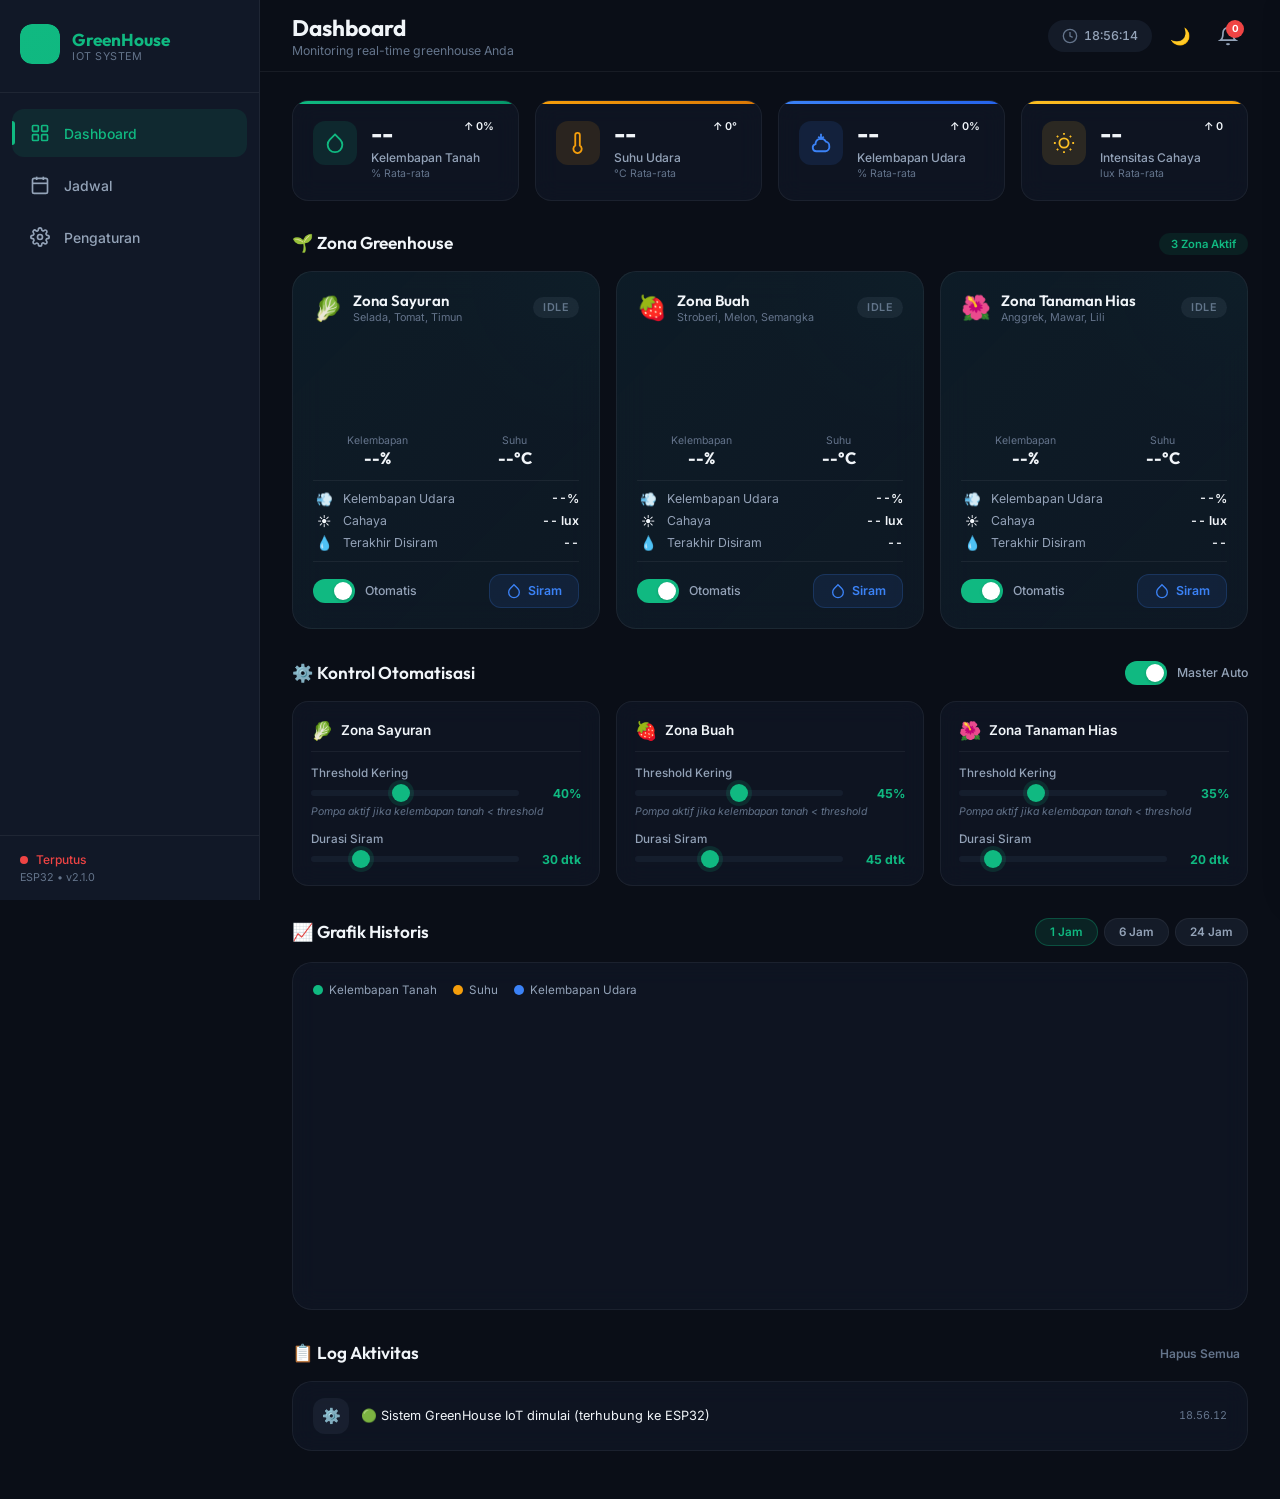
<file: index.html>
<!DOCTYPE html>
<html lang="id" data-theme="dark">
<head>
    <meta charset="UTF-8">
    <meta name="viewport" content="width=device-width, initial-scale=1.0">
    <title>GreenHouse IoT — Sistem Otomatisasi Penyiraman</title>
    <meta name="description" content="Sistem informasi greenhouse berbasis IoT untuk monitoring dan otomatisasi penyiraman tanaman secara real-time.">
    <meta name="keywords" content="greenhouse, IoT, otomatisasi, penyiraman, smart farming">
    <link rel="icon" href="data:image/svg+xml,<svg xmlns='http://www.w3.org/2000/svg' viewBox='0 0 100 100'><text y='.9em' font-size='90'>🌿</text></svg>">
    <link href="https://fonts.googleapis.com/css2?family=Inter:wght@300;400;500;600;700&family=Outfit:wght@500;600;700;800&display=swap" rel="stylesheet">
    <link rel="stylesheet" href="style.css">
</head>
<body>
    <!-- ===== SIDEBAR ===== -->
    <aside class="sidebar" id="sidebar">
        <div class="sidebar-brand">
            <div class="brand-icon">
                <svg viewBox="0 0 40 40" fill="none" xmlns="http://www.w3.org/2000/svg">
                    <rect width="40" height="40" rx="12" fill="url(#brandGrad)"/>
                    <text x="50%" y="55%" text-anchor="middle" dominant-baseline="central" font-size="20">🌿</text>
                    <defs><linearGradient id="brandGrad" x1="0" y1="0" x2="40" y2="40"><stop stop-color="#10B981"/><stop offset="1" stop-color="#059669"/></linearGradient></defs>
                </svg>
            </div>
            <div class="brand-text">
                <span class="brand-name">GreenHouse</span>
                <span class="brand-sub">IoT System</span>
            </div>
        </div>

        <nav class="sidebar-nav">
            <a href="#" class="nav-link active" data-section="dashboard" id="nav-dashboard">
                <span class="nav-icon"><svg width="20" height="20" viewBox="0 0 24 24" fill="none" stroke="currentColor" stroke-width="2"><rect x="3" y="3" width="7" height="7" rx="1"/><rect x="14" y="3" width="7" height="7" rx="1"/><rect x="3" y="14" width="7" height="7" rx="1"/><rect x="14" y="14" width="7" height="7" rx="1"/></svg></span>
                <span class="nav-text">Dashboard</span>
            </a>
            <a href="#" class="nav-link" data-section="schedule" id="nav-schedule">
                <span class="nav-icon"><svg width="20" height="20" viewBox="0 0 24 24" fill="none" stroke="currentColor" stroke-width="2"><rect x="3" y="4" width="18" height="18" rx="2"/><line x1="16" y1="2" x2="16" y2="6"/><line x1="8" y1="2" x2="8" y2="6"/><line x1="3" y1="10" x2="21" y2="10"/></svg></span>
                <span class="nav-text">Jadwal</span>
            </a>
            <a href="#" class="nav-link" data-section="settings" id="nav-settings">
                <span class="nav-icon"><svg width="20" height="20" viewBox="0 0 24 24" fill="none" stroke="currentColor" stroke-width="2"><circle cx="12" cy="12" r="3"/><path d="M19.4 15a1.65 1.65 0 0 0 .33 1.82l.06.06a2 2 0 1 1-2.83 2.83l-.06-.06a1.65 1.65 0 0 0-1.82-.33 1.65 1.65 0 0 0-1 1.51V21a2 2 0 0 1-4 0v-.09A1.65 1.65 0 0 0 9 19.4a1.65 1.65 0 0 0-1.82.33l-.06.06a2 2 0 1 1-2.83-2.83l.06-.06A1.65 1.65 0 0 0 4.68 15a1.65 1.65 0 0 0-1.51-1H3a2 2 0 0 1 0-4h.09A1.65 1.65 0 0 0 4.6 9a1.65 1.65 0 0 0-.33-1.82l-.06-.06a2 2 0 1 1 2.83-2.83l.06.06A1.65 1.65 0 0 0 9 4.68a1.65 1.65 0 0 0 1-1.51V3a2 2 0 0 1 4 0v.09a1.65 1.65 0 0 0 1 1.51 1.65 1.65 0 0 0 1.82-.33l.06-.06a2 2 0 1 1 2.83 2.83l-.06.06A1.65 1.65 0 0 0 19.4 9a1.65 1.65 0 0 0 1.51 1H21a2 2 0 0 1 0 4h-.09a1.65 1.65 0 0 0-1.51 1z"/></svg></span>
                <span class="nav-text">Pengaturan</span>
            </a>
        </nav>

        <div class="sidebar-footer">
            <div class="connection-status">
                <span class="status-dot" id="connectionDot"></span>
                <span class="status-text" id="connectionText">Terhubung</span>
            </div>
            <div class="device-info">ESP32 • v2.1.0</div>
        </div>
    </aside>

    <!-- ===== OVERLAY (Mobile) ===== -->
    <div class="sidebar-overlay" id="sidebarOverlay"></div>

    <!-- ===== MAIN CONTENT ===== -->
    <main class="main-content" id="mainContent">
        <!-- Header -->
        <header class="main-header">
            <div class="header-left">
                <button class="menu-toggle" id="menuToggle" aria-label="Toggle menu">
                    <svg width="24" height="24" viewBox="0 0 24 24" fill="none" stroke="currentColor" stroke-width="2"><line x1="3" y1="6" x2="21" y2="6"/><line x1="3" y1="12" x2="21" y2="12"/><line x1="3" y1="18" x2="21" y2="18"/></svg>
                </button>
                <div class="header-info">
                    <h1 class="header-title" id="pageTitle">Dashboard</h1>
                    <p class="header-subtitle" id="pageSubtitle">Monitoring real-time greenhouse Anda</p>
                </div>
            </div>
            <div class="header-right">
                <div class="header-time" id="headerTime">
                    <svg width="16" height="16" viewBox="0 0 24 24" fill="none" stroke="currentColor" stroke-width="2"><circle cx="12" cy="12" r="10"/><polyline points="12 6 12 12 16 14"/></svg>
                    <span id="clockText">00:00</span>
                </div>
                <button class="icon-btn" id="themeToggle" title="Ganti Tema" aria-label="Toggle theme">
                    <span id="themeIcon">🌙</span>
                </button>
                <button class="icon-btn notif-btn" id="notifBtn" title="Notifikasi" aria-label="Notifications">
                    <svg width="20" height="20" viewBox="0 0 24 24" fill="none" stroke="currentColor" stroke-width="2"><path d="M18 8A6 6 0 0 0 6 8c0 7-3 9-3 9h18s-3-2-3-9"/><path d="M13.73 21a2 2 0 0 1-3.46 0"/></svg>
                    <span class="notif-badge" id="notifBadge">0</span>
                </button>
            </div>
        </header>

        <!-- ===== DASHBOARD SECTION ===== -->
        <section class="content-section active" id="section-dashboard">
            <!-- Stats Overview -->
            <div class="stats-grid" id="statsGrid">
                <div class="stat-card" data-type="moisture">
                    <div class="stat-icon moisture-icon">
                        <svg width="24" height="24" viewBox="0 0 24 24" fill="none" stroke="currentColor" stroke-width="2"><path d="M12 2.69l5.66 5.66a8 8 0 1 1-11.31 0z"/></svg>
                    </div>
                    <div class="stat-info">
                        <span class="stat-value" id="avgMoisture">--</span>
                        <span class="stat-label">Kelembapan Tanah</span>
                        <span class="stat-unit">% Rata-rata</span>
                    </div>
                    <div class="stat-trend" id="moistureTrend">
                        <span class="trend-arrow">↑</span> <span class="trend-value">0%</span>
                    </div>
                </div>
                <div class="stat-card" data-type="temperature">
                    <div class="stat-icon temp-icon">
                        <svg width="24" height="24" viewBox="0 0 24 24" fill="none" stroke="currentColor" stroke-width="2"><path d="M14 14.76V3.5a2.5 2.5 0 0 0-5 0v11.26a4.5 4.5 0 1 0 5 0z"/></svg>
                    </div>
                    <div class="stat-info">
                        <span class="stat-value" id="avgTemp">--</span>
                        <span class="stat-label">Suhu Udara</span>
                        <span class="stat-unit">°C Rata-rata</span>
                    </div>
                    <div class="stat-trend" id="tempTrend">
                        <span class="trend-arrow">↑</span> <span class="trend-value">0°</span>
                    </div>
                </div>
                <div class="stat-card" data-type="humidity">
                    <div class="stat-icon humid-icon">
                        <svg width="24" height="24" viewBox="0 0 24 24" fill="none" stroke="currentColor" stroke-width="2"><path d="M12 2v6m0 0l3-3m-3 3L9 5"/><path d="M17 21H7a4 4 0 0 1-1-7.87 6 6 0 0 1 11.33-2.65A4.5 4.5 0 0 1 21 15.5 4.5 4.5 0 0 1 17 21z"/></svg>
                    </div>
                    <div class="stat-info">
                        <span class="stat-value" id="avgHumidity">--</span>
                        <span class="stat-label">Kelembapan Udara</span>
                        <span class="stat-unit">% Rata-rata</span>
                    </div>
                    <div class="stat-trend" id="humidityTrend">
                        <span class="trend-arrow">↑</span> <span class="trend-value">0%</span>
                    </div>
                </div>
                <div class="stat-card" data-type="light">
                    <div class="stat-icon light-icon">
                        <svg width="24" height="24" viewBox="0 0 24 24" fill="none" stroke="currentColor" stroke-width="2"><circle cx="12" cy="12" r="5"/><line x1="12" y1="1" x2="12" y2="3"/><line x1="12" y1="21" x2="12" y2="23"/><line x1="4.22" y1="4.22" x2="5.64" y2="5.64"/><line x1="18.36" y1="18.36" x2="19.78" y2="19.78"/><line x1="1" y1="12" x2="3" y2="12"/><line x1="21" y1="12" x2="23" y2="12"/><line x1="4.22" y1="19.78" x2="5.64" y2="18.36"/><line x1="18.36" y1="5.64" x2="19.78" y2="4.22"/></svg>
                    </div>
                    <div class="stat-info">
                        <span class="stat-value" id="avgLight">--</span>
                        <span class="stat-label">Intensitas Cahaya</span>
                        <span class="stat-unit">lux Rata-rata</span>
                    </div>
                    <div class="stat-trend" id="lightTrend">
                        <span class="trend-arrow">↑</span> <span class="trend-value">0</span>
                    </div>
                </div>
            </div>

            <!-- Zone Cards -->
            <div class="section-header">
                <h2 class="section-title">🌱 Zona Greenhouse</h2>
                <span class="section-badge" id="activeZonesBadge">3 Zona Aktif</span>
            </div>
            <div class="zones-grid" id="zonesGrid">
                <!-- Zone 1: Sayuran -->
                <div class="zone-card" data-zone="0" id="zoneCard0">
                    <div class="zone-header">
                        <div class="zone-title">
                            <span class="zone-emoji">🥬</span>
                            <div>
                                <h3 class="zone-name">Zona Sayuran</h3>
                                <span class="zone-desc">Selada, Tomat, Timun</span>
                            </div>
                        </div>
                        <span class="zone-status idle" id="zoneStatus0">Idle</span>
                    </div>
                    <div class="zone-gauges">
                        <div class="gauge-wrapper">
                            <canvas class="gauge-canvas" id="gauge-moisture-0" width="140" height="100"></canvas>
                            <div class="gauge-label">Kelembapan</div>
                            <div class="gauge-value" id="gaugeVal-moisture-0">--%</div>
                        </div>
                        <div class="gauge-wrapper">
                            <canvas class="gauge-canvas" id="gauge-temp-0" width="140" height="100"></canvas>
                            <div class="gauge-label">Suhu</div>
                            <div class="gauge-value" id="gaugeVal-temp-0">--°C</div>
                        </div>
                    </div>
                    <div class="zone-readings">
                        <div class="reading-item">
                            <span class="reading-icon">💨</span>
                            <span class="reading-label">Kelembapan Udara</span>
                            <span class="reading-value" id="reading-humidity-0">--%</span>
                        </div>
                        <div class="reading-item">
                            <span class="reading-icon">☀️</span>
                            <span class="reading-label">Cahaya</span>
                            <span class="reading-value" id="reading-light-0">-- lux</span>
                        </div>
                        <div class="reading-item">
                            <span class="reading-icon">💧</span>
                            <span class="reading-label">Terakhir Disiram</span>
                            <span class="reading-value" id="reading-lastWater-0">--</span>
                        </div>
                    </div>
                    <div class="zone-controls">
                        <label class="toggle-switch" title="Mode Otomatis">
                            <input type="checkbox" class="auto-toggle" id="autoToggle0" data-zone="0" checked>
                            <span class="toggle-slider"></span>
                            <span class="toggle-label">Otomatis</span>
                        </label>
                        <button class="pump-btn" id="pumpBtn0" data-zone="0" title="Siram Manual">
                            <svg width="18" height="18" viewBox="0 0 24 24" fill="none" stroke="currentColor" stroke-width="2"><path d="M12 2.69l5.66 5.66a8 8 0 1 1-11.31 0z"/></svg>
                            <span>Siram</span>
                        </button>
                    </div>
                </div>

                <!-- Zone 2: Buah -->
                <div class="zone-card" data-zone="1" id="zoneCard1">
                    <div class="zone-header">
                        <div class="zone-title">
                            <span class="zone-emoji">🍓</span>
                            <div>
                                <h3 class="zone-name">Zona Buah</h3>
                                <span class="zone-desc">Stroberi, Melon, Semangka</span>
                            </div>
                        </div>
                        <span class="zone-status idle" id="zoneStatus1">Idle</span>
                    </div>
                    <div class="zone-gauges">
                        <div class="gauge-wrapper">
                            <canvas class="gauge-canvas" id="gauge-moisture-1" width="140" height="100"></canvas>
                            <div class="gauge-label">Kelembapan</div>
                            <div class="gauge-value" id="gaugeVal-moisture-1">--%</div>
                        </div>
                        <div class="gauge-wrapper">
                            <canvas class="gauge-canvas" id="gauge-temp-1" width="140" height="100"></canvas>
                            <div class="gauge-label">Suhu</div>
                            <div class="gauge-value" id="gaugeVal-temp-1">--°C</div>
                        </div>
                    </div>
                    <div class="zone-readings">
                        <div class="reading-item">
                            <span class="reading-icon">💨</span>
                            <span class="reading-label">Kelembapan Udara</span>
                            <span class="reading-value" id="reading-humidity-1">--%</span>
                        </div>
                        <div class="reading-item">
                            <span class="reading-icon">☀️</span>
                            <span class="reading-label">Cahaya</span>
                            <span class="reading-value" id="reading-light-1">-- lux</span>
                        </div>
                        <div class="reading-item">
                            <span class="reading-icon">💧</span>
                            <span class="reading-label">Terakhir Disiram</span>
                            <span class="reading-value" id="reading-lastWater-0">--</span>
                        </div>
                    </div>
                    <div class="zone-controls">
                        <label class="toggle-switch" title="Mode Otomatis">
                            <input type="checkbox" class="auto-toggle" id="autoToggle1" data-zone="1" checked>
                            <span class="toggle-slider"></span>
                            <span class="toggle-label">Otomatis</span>
                        </label>
                        <button class="pump-btn" id="pumpBtn1" data-zone="1" title="Siram Manual">
                            <svg width="18" height="18" viewBox="0 0 24 24" fill="none" stroke="currentColor" stroke-width="2"><path d="M12 2.69l5.66 5.66a8 8 0 1 1-11.31 0z"/></svg>
                            <span>Siram</span>
                        </button>
                    </div>
                </div>

                <!-- Zone 3: Tanaman Hias -->
                <div class="zone-card" data-zone="2" id="zoneCard2">
                    <div class="zone-header">
                        <div class="zone-title">
                            <span class="zone-emoji">🌺</span>
                            <div>
                                <h3 class="zone-name">Zona Tanaman Hias</h3>
                                <span class="zone-desc">Anggrek, Mawar, Lili</span>
                            </div>
                        </div>
                        <span class="zone-status idle" id="zoneStatus2">Idle</span>
                    </div>
                    <div class="zone-gauges">
                        <div class="gauge-wrapper">
                            <canvas class="gauge-canvas" id="gauge-moisture-2" width="140" height="100"></canvas>
                            <div class="gauge-label">Kelembapan</div>
                            <div class="gauge-value" id="gaugeVal-moisture-2">--%</div>
                        </div>
                        <div class="gauge-wrapper">
                            <canvas class="gauge-canvas" id="gauge-temp-2" width="140" height="100"></canvas>
                            <div class="gauge-label">Suhu</div>
                            <div class="gauge-value" id="gaugeVal-temp-2">--°C</div>
                        </div>
                    </div>
                    <div class="zone-readings">
                        <div class="reading-item">
                            <span class="reading-icon">💨</span>
                            <span class="reading-label">Kelembapan Udara</span>
                            <span class="reading-value" id="reading-humidity-2">--%</span>
                        </div>
                        <div class="reading-item">
                            <span class="reading-icon">☀️</span>
                            <span class="reading-label">Cahaya</span>
                            <span class="reading-value" id="reading-light-2">-- lux</span>
                        </div>
                        <div class="reading-item">
                            <span class="reading-icon">💧</span>
                            <span class="reading-label">Terakhir Disiram</span>
                            <span class="reading-value" id="reading-lastWater-2">--</span>
                        </div>
                    </div>
                    <div class="zone-controls">
                        <label class="toggle-switch" title="Mode Otomatis">
                            <input type="checkbox" class="auto-toggle" id="autoToggle2" data-zone="2" checked>
                            <span class="toggle-slider"></span>
                            <span class="toggle-label">Otomatis</span>
                        </label>
                        <button class="pump-btn" id="pumpBtn2" data-zone="2" title="Siram Manual">
                            <svg width="18" height="18" viewBox="0 0 24 24" fill="none" stroke="currentColor" stroke-width="2"><path d="M12 2.69l5.66 5.66a8 8 0 1 1-11.31 0z"/></svg>
                            <span>Siram</span>
                        </button>
                    </div>
                </div>
            </div>

            <!-- Automation Panel -->
            <div class="section-header">
                <h2 class="section-title">⚙️ Kontrol Otomatisasi</h2>
                <div class="auto-master">
                    <label class="toggle-switch">
                        <input type="checkbox" id="masterAutoToggle" checked>
                        <span class="toggle-slider"></span>
                        <span class="toggle-label">Master Auto</span>
                    </label>
                </div>
            </div>
            <div class="automation-grid" id="automationGrid">
                <div class="auto-card" data-zone="0">
                    <div class="auto-card-header">
                        <span class="auto-card-emoji">🥬</span>
                        <span class="auto-card-name">Zona Sayuran</span>
                    </div>
                    <div class="auto-setting">
                        <label class="auto-label">Threshold Kering</label>
                        <div class="range-group">
                            <input type="range" class="threshold-range" id="threshold0" data-zone="0" min="10" max="80" value="40">
                            <span class="range-val" id="thresholdVal0">40%</span>
                        </div>
                        <p class="auto-hint">Pompa aktif jika kelembapan tanah &lt; threshold</p>
                    </div>
                    <div class="auto-setting">
                        <label class="auto-label">Durasi Siram</label>
                        <div class="range-group">
                            <input type="range" class="duration-range" id="duration0" data-zone="0" min="5" max="120" value="30" step="5">
                            <span class="range-val" id="durationVal0">30 dtk</span>
                        </div>
                    </div>
                </div>
                <div class="auto-card" data-zone="1">
                    <div class="auto-card-header">
                        <span class="auto-card-emoji">🍓</span>
                        <span class="auto-card-name">Zona Buah</span>
                    </div>
                    <div class="auto-setting">
                        <label class="auto-label">Threshold Kering</label>
                        <div class="range-group">
                            <input type="range" class="threshold-range" id="threshold1" data-zone="1" min="10" max="80" value="45">
                            <span class="range-val" id="thresholdVal1">45%</span>
                        </div>
                        <p class="auto-hint">Pompa aktif jika kelembapan tanah &lt; threshold</p>
                    </div>
                    <div class="auto-setting">
                        <label class="auto-label">Durasi Siram</label>
                        <div class="range-group">
                            <input type="range" class="duration-range" id="duration1" data-zone="1" min="5" max="120" value="45" step="5">
                            <span class="range-val" id="durationVal1">45 dtk</span>
                        </div>
                    </div>
                </div>
                <div class="auto-card" data-zone="2">
                    <div class="auto-card-header">
                        <span class="auto-card-emoji">🌺</span>
                        <span class="auto-card-name">Zona Tanaman Hias</span>
                    </div>
                    <div class="auto-setting">
                        <label class="auto-label">Threshold Kering</label>
                        <div class="range-group">
                            <input type="range" class="threshold-range" id="threshold2" data-zone="2" min="10" max="80" value="35">
                            <span class="range-val" id="thresholdVal2">35%</span>
                        </div>
                        <p class="auto-hint">Pompa aktif jika kelembapan tanah &lt; threshold</p>
                    </div>
                    <div class="auto-setting">
                        <label class="auto-label">Durasi Siram</label>
                        <div class="range-group">
                            <input type="range" class="duration-range" id="duration2" data-zone="2" min="5" max="120" value="20" step="5">
                            <span class="range-val" id="durationVal2">20 dtk</span>
                        </div>
                    </div>
                </div>
            </div>

            <!-- Historical Chart -->
            <div class="section-header">
                <h2 class="section-title">📈 Grafik Historis</h2>
                <div class="chart-controls">
                    <button class="chip-btn active" data-range="1h" id="chartRange1h">1 Jam</button>
                    <button class="chip-btn" data-range="6h" id="chartRange6h">6 Jam</button>
                    <button class="chip-btn" data-range="24h" id="chartRange24h">24 Jam</button>
                </div>
            </div>
            <div class="chart-card">
                <div class="chart-legend" id="chartLegend">
                    <span class="legend-item"><span class="legend-dot" style="background:#10B981"></span>Kelembapan Tanah</span>
                    <span class="legend-item"><span class="legend-dot" style="background:#F59E0B"></span>Suhu</span>
                    <span class="legend-item"><span class="legend-dot" style="background:#3B82F6"></span>Kelembapan Udara</span>
                </div>
                <canvas id="historyChart"></canvas>
            </div>

            <!-- Activity Log -->
            <div class="section-header">
                <h2 class="section-title">📋 Log Aktivitas</h2>
                <button class="text-btn" id="clearLogBtn">Hapus Semua</button>
            </div>
            <div class="activity-card" id="activityCard">
                <div class="activity-list" id="activityList">
                    <div class="activity-empty">
                        <span>📭</span>
                        <p>Belum ada aktivitas tercatat</p>
                    </div>
                </div>
            </div>
        </section>

        <!-- ===== SCHEDULE SECTION ===== -->
        <section class="content-section" id="section-schedule">
            <div class="section-header">
                <h2 class="section-title">➕ Tambah Jadwal Baru</h2>
            </div>
            <div class="schedule-form-card">
                <form id="scheduleForm">
                    <div class="form-row">
                        <div class="form-group">
                            <label class="form-label" for="schedZone">Zona</label>
                            <select class="form-select" id="schedZone">
                                <option value="0">🥬 Zona Sayuran</option>
                                <option value="1">🍓 Zona Buah</option>
                                <option value="2">🌺 Zona Tanaman Hias</option>
                            </select>
                        </div>
                        <div class="form-group">
                            <label class="form-label" for="schedTime">Waktu</label>
                            <input type="time" class="form-input" id="schedTime" value="06:00" required>
                        </div>
                        <div class="form-group">
                            <label class="form-label" for="schedDuration">Durasi (detik)</label>
                            <input type="number" class="form-input" id="schedDuration" min="5" max="300" value="30" required>
                        </div>
                    </div>
                    <div class="form-row">
                        <div class="form-group days-group">
                            <label class="form-label">Hari Aktif</label>
                            <div class="days-picker" id="daysPicker">
                                <button type="button" class="day-btn active" data-day="0">Sen</button>
                                <button type="button" class="day-btn active" data-day="1">Sel</button>
                                <button type="button" class="day-btn active" data-day="2">Rab</button>
                                <button type="button" class="day-btn active" data-day="3">Kam</button>
                                <button type="button" class="day-btn active" data-day="4">Jum</button>
                                <button type="button" class="day-btn active" data-day="5">Sab</button>
                                <button type="button" class="day-btn active" data-day="6">Min</button>
                            </div>
                        </div>
                    </div>
                    <button type="submit" class="primary-btn" id="addScheduleBtn">
                        <svg width="18" height="18" viewBox="0 0 24 24" fill="none" stroke="currentColor" stroke-width="2"><line x1="12" y1="5" x2="12" y2="19"/><line x1="5" y1="12" x2="19" y2="12"/></svg>
                        Tambah Jadwal
                    </button>
                </form>
            </div>

            <div class="section-header" style="margin-top:2rem">
                <h2 class="section-title">📅 Daftar Jadwal</h2>
                <span class="section-badge" id="scheduleCountBadge">0 Jadwal</span>
            </div>
            <div class="schedule-list" id="scheduleList">
                <div class="activity-empty">
                    <span>📅</span>
                    <p>Belum ada jadwal penyiraman</p>
                </div>
            </div>
        </section>

        <!-- ===== SETTINGS SECTION ===== -->
        <section class="content-section" id="section-settings">
            <div class="settings-grid">
                <div class="settings-card">
                    <h3 class="settings-card-title">
                        <svg width="20" height="20" viewBox="0 0 24 24" fill="none" stroke="currentColor" stroke-width="2"><path d="M5 12.55a11 11 0 0 1 14.08 0"/><path d="M1.42 9a16 16 0 0 1 21.16 0"/><path d="M8.53 16.11a6 6 0 0 1 6.95 0"/><line x1="12" y1="20" x2="12.01" y2="20"/></svg>
                        Koneksi WiFi
                    </h3>
                    <div class="form-group">
                        <label class="form-label">SSID</label>
                        <input type="text" class="form-input" id="settWifiSSID" value="GreenHouse_IoT" placeholder="Nama WiFi">
                    </div>
                    <div class="form-group">
                        <label class="form-label">Password</label>
                        <input type="password" class="form-input" id="settWifiPass" value="greenhouse123" placeholder="Password WiFi">
                    </div>
                    <div class="form-group">
                        <label class="form-label">IP Address ESP32</label>
                        <input type="text" class="form-input" id="settIP" value="192.168.1.100" placeholder="IP Address" editable>
                    </div>
                </div>

                <div class="settings-card">
                    <h3 class="settings-card-title">
                        <svg width="20" height="20" viewBox="0 0 24 24" fill="none" stroke="currentColor" stroke-width="2"><path d="M18 8A6 6 0 0 0 6 8c0 7-3 9-3 9h18s-3-2-3-9"/><path d="M13.73 21a2 2 0 0 1-3.46 0"/></svg>
                        Notifikasi & Alert
                    </h3>
                    <div class="form-group">
                        <label class="toggle-switch">
                            <input type="checkbox" id="settAlertDry" checked>
                            <span class="toggle-slider"></span>
                            <span class="toggle-label">Alert Tanah Kering</span>
                        </label>
                    </div>
                    <div class="form-group">
                        <label class="toggle-switch">
                            <input type="checkbox" id="settAlertTemp" checked>
                            <span class="toggle-slider"></span>
                            <span class="toggle-label">Alert Suhu Tinggi (&gt;38°C)</span>
                        </label>
                    </div>
                    <div class="form-group">
                        <label class="toggle-switch">
                            <input type="checkbox" id="settAlertPump" checked>
                            <span class="toggle-slider"></span>
                            <span class="toggle-label">Alert Pompa Aktif</span>
                        </label>
                    </div>
                    <div class="form-group">
                        <label class="toggle-switch">
                            <input type="checkbox" id="settSound" checked>
                            <span class="toggle-slider"></span>
                            <span class="toggle-label">Suara Notifikasi</span>
                        </label>
                    </div>
                </div>

                <div class="settings-card">
                    <h3 class="settings-card-title">
                        <svg width="20" height="20" viewBox="0 0 24 24" fill="none" stroke="currentColor" stroke-width="2"><circle cx="12" cy="12" r="3"/><path d="M19.4 15a1.65 1.65 0 0 0 .33 1.82l.06.06a2 2 0 1 1-2.83 2.83l-.06-.06a1.65 1.65 0 0 0-1.82-.33 1.65 1.65 0 0 0-1 1.51V21a2 2 0 0 1-4 0v-.09A1.65 1.65 0 0 0 9 19.4a1.65 1.65 0 0 0-1.82.33l-.06.06a2 2 0 1 1-2.83-2.83l.06-.06A1.65 1.65 0 0 0 4.68 15a1.65 1.65 0 0 0-1.51-1H3a2 2 0 0 1 0-4h.09A1.65 1.65 0 0 0 4.6 9a1.65 1.65 0 0 0-.33-1.82l-.06-.06a2 2 0 1 1 2.83-2.83l.06.06A1.65 1.65 0 0 0 9 4.68a1.65 1.65 0 0 0 1-1.51V3a2 2 0 0 1 4 0v.09a1.65 1.65 0 0 0 1 1.51 1.65 1.65 0 0 0 1.82-.33l.06-.06a2 2 0 1 1 2.83 2.83l-.06.06A1.65 1.65 0 0 0 19.4 9a1.65 1.65 0 0 0 1.51 1H21a2 2 0 0 1 0 4h-.09a1.65 1.65 0 0 0-1.51 1z"/></svg>
                        Sistem
                    </h3>
                    <div class="form-group">
                        <label class="auto-label">Interval Baca Sensor</label>
                        <div class="range-group">
                            <input type="range" id="settInterval" min="1" max="30" value="3" step="1">
                            <span class="range-val" id="settIntervalVal">3 dtk</span>
                        </div>
                    </div>
                    <div class="form-group">
                        <label class="auto-label">Riwayat Data Disimpan</label>
                        <div class="range-group">
                            <input type="range" id="settHistory" min="1" max="72" value="24" step="1">
                            <span class="range-val" id="settHistoryVal">24 jam</span>
                        </div>
                    </div>
                    <div class="form-group" style="margin-top:1rem">
                        <button class="danger-btn" id="resetSettingsBtn">
                            <svg width="16" height="16" viewBox="0 0 24 24" fill="none" stroke="currentColor" stroke-width="2"><polyline points="1 4 1 10 7 10"/><path d="M3.51 15a9 9 0 1 0 2.13-9.36L1 10"/></svg>
                            Reset ke Default
                        </button>
                    </div>
                </div>

                <div class="settings-card about-card">
                    <h3 class="settings-card-title">
                        <svg width="20" height="20" viewBox="0 0 24 24" fill="none" stroke="currentColor" stroke-width="2"><circle cx="12" cy="12" r="10"/><line x1="12" y1="16" x2="12" y2="12"/><line x1="12" y1="8" x2="12.01" y2="8"/></svg>
                        Tentang Sistem
                    </h3>
                    <div class="about-info">
                        <p><strong>GreenHouse IoT System</strong></p>
                        <p>Versi 2.1.0</p>
                        <p>Sistem informasi greenhouse berbasis IoT untuk monitoring dan otomatisasi penyiraman tanaman secara real-time.</p>
                        <div class="about-tech">
                            <span class="tech-badge">ESP32</span>
                            <span class="tech-badge">DHT22</span>
                            <span class="tech-badge">Soil Moisture</span>
                            <span class="tech-badge">LDR</span>
                            <span class="tech-badge">Relay 5V</span>
                        </div>
                    </div>
                </div>
            </div>
        </section>
    </main>

    <!-- ===== NOTIFICATION PANEL ===== -->
    <div class="notif-panel" id="notifPanel">
        <div class="notif-panel-header">
            <h3>Notifikasi</h3>
            <button class="text-btn" id="clearNotifBtn">Hapus Semua</button>
        </div>
        <div class="notif-list" id="notifList">
            <div class="activity-empty">
                <span>🔔</span>
                <p>Tidak ada notifikasi</p>
            </div>
        </div>
    </div>
    <div class="notif-overlay" id="notifOverlay"></div>

    <!-- ===== TOAST CONTAINER ===== -->
    <div class="toast-container" id="toastContainer"></div>

    <script src="app.js"></script>
</body>
</html>
</file>
<file: style.css>
/* ============================================================
   GreenHouse IoT — Design System & Styles
   Premium dark-mode UI with glassmorphism
   ============================================================ */

/* ===== GOOGLE FONTS (loaded in HTML) ===== */

/* ===== CSS CUSTOM PROPERTIES ===== */
:root {
    /* Colors - Dark Theme (Default) */
    --bg-primary: #0a0e17;
    --bg-secondary: #111827;
    --bg-card: rgba(17, 24, 39, 0.7);
    --bg-card-hover: rgba(17, 24, 39, 0.9);
    --bg-elevated: rgba(30, 41, 59, 0.5);
    --border-color: rgba(255, 255, 255, 0.06);
    --border-hover: rgba(255, 255, 255, 0.12);

    --text-primary: #f1f5f9;
    --text-secondary: #94a3b8;
    --text-muted: #64748b;
    --text-inverse: #0f172a;

    /* Accent Colors */
    --emerald-50: #ecfdf5;
    --emerald-100: #d1fae5;
    --emerald-400: #34d399;
    --emerald-500: #10b981;
    --emerald-600: #059669;
    --emerald-700: #047857;
    --teal-500: #14b8a6;
    --blue-500: #3b82f6;
    --amber-500: #f59e0b;
    --red-500: #ef4444;
    --red-400: #f87171;
    --purple-500: #8b5cf6;
    --cyan-400: #22d3ee;

    /* Gradients */
    --gradient-emerald: linear-gradient(135deg, #10b981, #059669);
    --gradient-teal: linear-gradient(135deg, #14b8a6, #0d9488);
    --gradient-blue: linear-gradient(135deg, #3b82f6, #2563eb);
    --gradient-amber: linear-gradient(135deg, #f59e0b, #d97706);
    --gradient-red: linear-gradient(135deg, #ef4444, #dc2626);
    --gradient-card: linear-gradient(135deg, rgba(16, 185, 129, 0.05), rgba(20, 184, 166, 0.02));

    /* Shadows */
    --shadow-sm: 0 1px 3px rgba(0,0,0,0.3);
    --shadow-md: 0 4px 14px rgba(0,0,0,0.35);
    --shadow-lg: 0 10px 40px rgba(0,0,0,0.4);
    --shadow-glow-emerald: 0 0 20px rgba(16, 185, 129, 0.15);
    --shadow-glow-red: 0 0 20px rgba(239, 68, 68, 0.15);
    --shadow-glow-blue: 0 0 20px rgba(59, 130, 246, 0.15);

    /* Layout */
    --sidebar-width: 260px;
    --sidebar-collapsed: 72px;
    --header-height: 72px;
    --radius-sm: 8px;
    --radius-md: 12px;
    --radius-lg: 16px;
    --radius-xl: 20px;
    --radius-full: 9999px;

    /* Typography */
    --font-body: 'Inter', -apple-system, BlinkMacSystemFont, sans-serif;
    --font-heading: 'Outfit', 'Inter', sans-serif;

    /* Transitions */
    --transition-fast: 150ms ease;
    --transition-base: 250ms ease;
    --transition-slow: 400ms cubic-bezier(0.4, 0, 0.2, 1);
}

/* ===== LIGHT THEME ===== */
[data-theme="light"] {
    --bg-primary: #f1f5f9;
    --bg-secondary: #ffffff;
    --bg-card: rgba(255, 255, 255, 0.85);
    --bg-card-hover: rgba(255, 255, 255, 1);
    --bg-elevated: rgba(241, 245, 249, 0.8);
    --border-color: rgba(0, 0, 0, 0.08);
    --border-hover: rgba(0, 0, 0, 0.15);
    --text-primary: #0f172a;
    --text-secondary: #475569;
    --text-muted: #94a3b8;
    --text-inverse: #f8fafc;
    --shadow-sm: 0 1px 3px rgba(0,0,0,0.08);
    --shadow-md: 0 4px 14px rgba(0,0,0,0.08);
    --shadow-lg: 0 10px 40px rgba(0,0,0,0.1);
    --shadow-glow-emerald: 0 0 20px rgba(16, 185, 129, 0.1);
    --gradient-card: linear-gradient(135deg, rgba(16, 185, 129, 0.04), rgba(20, 184, 166, 0.02));
}

/* ===== RESET & BASE ===== */
*,
*::before,
*::after {
    box-sizing: border-box;
    margin: 0;
    padding: 0;
}

html {
    font-size: 15px;
    scroll-behavior: smooth;
    -webkit-font-smoothing: antialiased;
    -moz-osx-font-smoothing: grayscale;
}

body {
    font-family: var(--font-body);
    background: var(--bg-primary);
    color: var(--text-primary);
    display: flex;
    min-height: 100vh;
    overflow-x: hidden;
    transition: background var(--transition-slow), color var(--transition-slow);
}

h1, h2, h3, h4 {
    font-family: var(--font-heading);
    font-weight: 600;
    line-height: 1.2;
}

a { color: inherit; text-decoration: none; }
button { cursor: pointer; border: none; background: none; font-family: inherit; }
input, select { font-family: inherit; }

/* Scrollbar */
::-webkit-scrollbar { width: 6px; }
::-webkit-scrollbar-track { background: transparent; }
::-webkit-scrollbar-thumb { background: var(--text-muted); border-radius: var(--radius-full); }
::-webkit-scrollbar-thumb:hover { background: var(--text-secondary); }

/* ===== SIDEBAR ===== */
.sidebar {
    position: fixed;
    top: 0;
    left: 0;
    width: var(--sidebar-width);
    height: 100vh;
    background: var(--bg-secondary);
    border-right: 1px solid var(--border-color);
    display: flex;
    flex-direction: column;
    z-index: 100;
    transition: transform var(--transition-slow);
}

.sidebar-brand {
    display: flex;
    align-items: center;
    gap: 12px;
    padding: 24px 20px;
    border-bottom: 1px solid var(--border-color);
}

.brand-icon svg {
    width: 40px;
    height: 40px;
    border-radius: var(--radius-md);
}

.brand-name {
    display: block;
    font-family: var(--font-heading);
    font-weight: 700;
    font-size: 1.15rem;
    color: var(--emerald-500);
}

.brand-sub {
    display: block;
    font-size: 0.72rem;
    color: var(--text-muted);
    letter-spacing: 0.5px;
    text-transform: uppercase;
}

.sidebar-nav {
    flex: 1;
    padding: 16px 12px;
    display: flex;
    flex-direction: column;
    gap: 4px;
}

.nav-link {
    display: flex;
    align-items: center;
    gap: 12px;
    padding: 12px 16px;
    border-radius: var(--radius-md);
    color: var(--text-secondary);
    font-weight: 500;
    font-size: 0.93rem;
    transition: all var(--transition-fast);
    position: relative;
}

.nav-link:hover {
    background: var(--bg-elevated);
    color: var(--text-primary);
}

.nav-link.active {
    background: rgba(16, 185, 129, 0.1);
    color: var(--emerald-500);
}

.nav-link.active::before {
    content: '';
    position: absolute;
    left: 0;
    top: 50%;
    transform: translateY(-50%);
    width: 3px;
    height: 24px;
    background: var(--emerald-500);
    border-radius: 0 var(--radius-sm) var(--radius-sm) 0;
}

.nav-icon {
    display: flex;
    align-items: center;
    justify-content: center;
    width: 24px;
    height: 24px;
    flex-shrink: 0;
}

.nav-icon svg {
    width: 20px;
    height: 20px;
}

.sidebar-footer {
    padding: 16px 20px;
    border-top: 1px solid var(--border-color);
}

.connection-status {
    display: flex;
    align-items: center;
    gap: 8px;
    margin-bottom: 4px;
}

.status-dot {
    width: 8px;
    height: 8px;
    border-radius: 50%;
    background: var(--emerald-500);
    animation: pulse-dot 2s infinite;
}

.status-dot.offline {
    background: var(--red-500);
    animation: none;
}

@keyframes pulse-dot {
    0%, 100% { opacity: 1; box-shadow: 0 0 0 0 rgba(16, 185, 129, 0.4); }
    50% { opacity: 0.8; box-shadow: 0 0 0 6px rgba(16, 185, 129, 0); }
}

.status-text {
    font-size: 0.8rem;
    font-weight: 500;
    color: var(--emerald-500);
}

.device-info {
    font-size: 0.72rem;
    color: var(--text-muted);
}

/* Sidebar Overlay (mobile) */
.sidebar-overlay {
    display: none;
    position: fixed;
    inset: 0;
    background: rgba(0, 0, 0, 0.5);
    backdrop-filter: blur(4px);
    z-index: 90;
}

.sidebar-overlay.visible {
    display: block;
}

/* ===== MAIN CONTENT ===== */
.main-content {
    margin-left: var(--sidebar-width);
    flex: 1;
    min-height: 100vh;
    transition: margin-left var(--transition-slow);
}

/* ===== HEADER ===== */
.main-header {
    position: sticky;
    top: 0;
    z-index: 50;
    display: flex;
    align-items: center;
    justify-content: space-between;
    padding: 0 32px;
    height: var(--header-height);
    background: var(--bg-primary);
    border-bottom: 1px solid var(--border-color);
    backdrop-filter: blur(12px);
}

.header-left {
    display: flex;
    align-items: center;
    gap: 16px;
}

.menu-toggle {
    display: none;
    align-items: center;
    justify-content: center;
    width: 40px;
    height: 40px;
    border-radius: var(--radius-md);
    color: var(--text-secondary);
    transition: all var(--transition-fast);
}

.menu-toggle:hover {
    background: var(--bg-elevated);
    color: var(--text-primary);
}

.header-title {
    font-size: 1.5rem;
    font-weight: 700;
}

.header-subtitle {
    font-size: 0.82rem;
    color: var(--text-muted);
    margin-top: 2px;
}

.header-right {
    display: flex;
    align-items: center;
    gap: 8px;
}

.header-time {
    display: flex;
    align-items: center;
    gap: 6px;
    padding: 8px 14px;
    background: var(--bg-elevated);
    border-radius: var(--radius-full);
    font-size: 0.82rem;
    font-weight: 500;
    color: var(--text-secondary);
    font-variant-numeric: tabular-nums;
}

.header-time svg { color: var(--text-muted); }

.icon-btn {
    display: flex;
    align-items: center;
    justify-content: center;
    width: 40px;
    height: 40px;
    border-radius: var(--radius-md);
    color: var(--text-secondary);
    transition: all var(--transition-fast);
    position: relative;
    font-size: 1.1rem;
}

.icon-btn:hover {
    background: var(--bg-elevated);
    color: var(--text-primary);
}

.icon-btn svg { width: 20px; height: 20px; }

.notif-badge {
    position: absolute;
    top: 4px;
    right: 4px;
    min-width: 18px;
    height: 18px;
    border-radius: var(--radius-full);
    background: var(--red-500);
    color: white;
    font-size: 0.65rem;
    font-weight: 700;
    display: flex;
    align-items: center;
    justify-content: center;
    padding: 0 5px;
    transition: transform var(--transition-fast);
}

.notif-badge.hidden { display: none; }
.notif-badge.pop { animation: badge-pop 300ms ease; }

@keyframes badge-pop {
    0% { transform: scale(0.5); }
    50% { transform: scale(1.3); }
    100% { transform: scale(1); }
}

/* ===== CONTENT SECTIONS ===== */
.content-section {
    display: none;
    padding: 28px 32px 48px;
    animation: fadeIn 400ms ease;
}

.content-section.active {
    display: block;
}

@keyframes fadeIn {
    from { opacity: 0; transform: translateY(12px); }
    to { opacity: 1; transform: translateY(0); }
}

/* ===== STATS GRID ===== */
.stats-grid {
    display: grid;
    grid-template-columns: repeat(4, 1fr);
    gap: 16px;
    margin-bottom: 32px;
}

.stat-card {
    background: var(--bg-card);
    backdrop-filter: blur(12px);
    border: 1px solid var(--border-color);
    border-radius: var(--radius-lg);
    padding: 20px;
    display: flex;
    align-items: flex-start;
    gap: 14px;
    transition: all var(--transition-base);
    position: relative;
    overflow: hidden;
}

.stat-card::before {
    content: '';
    position: absolute;
    top: 0;
    left: 0;
    right: 0;
    height: 3px;
    border-radius: var(--radius-lg) var(--radius-lg) 0 0;
}

.stat-card[data-type="moisture"]::before { background: var(--gradient-emerald); }
.stat-card[data-type="temperature"]::before { background: var(--gradient-amber); }
.stat-card[data-type="humidity"]::before { background: var(--gradient-blue); }
.stat-card[data-type="light"]::before { background: linear-gradient(135deg, #fbbf24, #f59e0b); }

.stat-card:hover {
    border-color: var(--border-hover);
    transform: translateY(-2px);
    box-shadow: var(--shadow-md);
}

.stat-icon {
    width: 44px;
    height: 44px;
    border-radius: var(--radius-md);
    display: flex;
    align-items: center;
    justify-content: center;
    flex-shrink: 0;
}

.stat-icon svg { width: 22px; height: 22px; }

.moisture-icon { background: rgba(16, 185, 129, 0.12); color: var(--emerald-500); }
.temp-icon { background: rgba(245, 158, 11, 0.12); color: var(--amber-500); }
.humid-icon { background: rgba(59, 130, 246, 0.12); color: var(--blue-500); }
.light-icon { background: rgba(251, 191, 36, 0.12); color: #fbbf24; }

.stat-info { flex: 1; }

.stat-value {
    display: block;
    font-family: var(--font-heading);
    font-size: 1.65rem;
    font-weight: 700;
    line-height: 1;
    margin-bottom: 4px;
    font-variant-numeric: tabular-nums;
}

.stat-label {
    display: block;
    font-size: 0.8rem;
    color: var(--text-secondary);
    font-weight: 500;
}

.stat-unit {
    display: block;
    font-size: 0.7rem;
    color: var(--text-muted);
    margin-top: 2px;
}

.stat-trend {
    position: absolute;
    top: 16px;
    right: 16px;
    font-size: 0.72rem;
    font-weight: 600;
    padding: 3px 8px;
    border-radius: var(--radius-full);
    display: flex;
    align-items: center;
    gap: 2px;
}

.stat-trend.up {
    color: var(--emerald-500);
    background: rgba(16, 185, 129, 0.1);
}

.stat-trend.down {
    color: var(--red-400);
    background: rgba(239, 68, 68, 0.1);
}

/* ===== SECTION HEADERS ===== */
.section-header {
    display: flex;
    align-items: center;
    justify-content: space-between;
    margin-bottom: 16px;
    margin-top: 8px;
}

.section-title {
    font-size: 1.15rem;
    font-weight: 600;
    color: var(--text-primary);
}

.section-badge {
    font-size: 0.75rem;
    font-weight: 600;
    padding: 4px 12px;
    border-radius: var(--radius-full);
    background: rgba(16, 185, 129, 0.1);
    color: var(--emerald-500);
}

/* ===== ZONE CARDS ===== */
.zones-grid {
    display: grid;
    grid-template-columns: repeat(3, 1fr);
    gap: 16px;
    margin-bottom: 32px;
}

.zone-card {
    background: var(--bg-card);
    background-image: var(--gradient-card);
    backdrop-filter: blur(16px);
    border: 1px solid var(--border-color);
    border-radius: var(--radius-xl);
    padding: 20px;
    transition: all var(--transition-base);
    position: relative;
    overflow: hidden;
}

.zone-card::after {
    content: '';
    position: absolute;
    top: -50%;
    right: -50%;
    width: 100%;
    height: 100%;
    background: radial-gradient(circle, rgba(16, 185, 129, 0.03) 0%, transparent 70%);
    pointer-events: none;
}

.zone-card:hover {
    border-color: var(--border-hover);
    transform: translateY(-3px);
    box-shadow: var(--shadow-lg), var(--shadow-glow-emerald);
}

.zone-card.watering {
    border-color: rgba(59, 130, 246, 0.3);
    box-shadow: var(--shadow-lg), var(--shadow-glow-blue);
}

.zone-header {
    display: flex;
    align-items: center;
    justify-content: space-between;
    margin-bottom: 16px;
}

.zone-title {
    display: flex;
    align-items: center;
    gap: 10px;
}

.zone-emoji {
    font-size: 1.6rem;
}

.zone-name {
    font-size: 1rem;
    font-weight: 600;
}

.zone-desc {
    display: block;
    font-size: 0.72rem;
    color: var(--text-muted);
    margin-top: 1px;
}

.zone-status {
    font-size: 0.72rem;
    font-weight: 600;
    padding: 4px 10px;
    border-radius: var(--radius-full);
    text-transform: uppercase;
    letter-spacing: 0.5px;
}

.zone-status.idle {
    background: rgba(100, 116, 139, 0.15);
    color: var(--text-muted);
}

.zone-status.watering {
    background: rgba(59, 130, 246, 0.15);
    color: var(--blue-500);
    animation: pulse-status 2s infinite;
}

.zone-status.dry {
    background: rgba(239, 68, 68, 0.15);
    color: var(--red-400);
}

@keyframes pulse-status {
    0%, 100% { opacity: 1; }
    50% { opacity: 0.6; }
}

/* Gauges */
.zone-gauges {
    display: flex;
    justify-content: center;
    gap: 8px;
    margin-bottom: 12px;
}

.gauge-wrapper {
    text-align: center;
    flex: 1;
}

.gauge-canvas {
    display: block;
    margin: 0 auto;
    max-width: 100%;
    height: auto;
}

.gauge-label {
    font-size: 0.7rem;
    color: var(--text-muted);
    margin-top: 2px;
}

.gauge-value {
    font-family: var(--font-heading);
    font-size: 1.1rem;
    font-weight: 700;
    color: var(--text-primary);
    font-variant-numeric: tabular-nums;
}

/* Zone Readings */
.zone-readings {
    display: flex;
    flex-direction: column;
    gap: 6px;
    padding: 10px 0;
    border-top: 1px solid var(--border-color);
    border-bottom: 1px solid var(--border-color);
    margin-bottom: 12px;
}

.reading-item {
    display: flex;
    align-items: center;
    gap: 8px;
    font-size: 0.82rem;
}

.reading-icon {
    font-size: 0.9rem;
    width: 22px;
    text-align: center;
}

.reading-label {
    flex: 1;
    color: var(--text-secondary);
}

.reading-value {
    font-weight: 600;
    font-variant-numeric: tabular-nums;
    color: var(--text-primary);
}

/* Zone Controls */
.zone-controls {
    display: flex;
    align-items: center;
    justify-content: space-between;
}

/* Toggle Switch */
.toggle-switch {
    display: flex;
    align-items: center;
    gap: 10px;
    cursor: pointer;
    user-select: none;
}

.toggle-switch input { display: none; }

.toggle-slider {
    width: 42px;
    height: 24px;
    border-radius: var(--radius-full);
    background: var(--text-muted);
    position: relative;
    transition: background var(--transition-fast);
    flex-shrink: 0;
}

.toggle-slider::after {
    content: '';
    position: absolute;
    top: 3px;
    left: 3px;
    width: 18px;
    height: 18px;
    border-radius: 50%;
    background: white;
    transition: transform var(--transition-fast);
    box-shadow: 0 1px 3px rgba(0,0,0,0.2);
}

.toggle-switch input:checked + .toggle-slider {
    background: var(--emerald-500);
}

.toggle-switch input:checked + .toggle-slider::after {
    transform: translateX(18px);
}

.toggle-label {
    font-size: 0.82rem;
    font-weight: 500;
    color: var(--text-secondary);
}

/* Pump Button */
.pump-btn {
    display: flex;
    align-items: center;
    gap: 6px;
    padding: 8px 16px;
    border-radius: var(--radius-md);
    background: rgba(59, 130, 246, 0.1);
    color: var(--blue-500);
    font-size: 0.82rem;
    font-weight: 600;
    border: 1px solid rgba(59, 130, 246, 0.2);
    transition: all var(--transition-fast);
}

.pump-btn:hover {
    background: rgba(59, 130, 246, 0.2);
    transform: translateY(-1px);
}

.pump-btn.active {
    background: var(--blue-500);
    color: white;
    animation: pump-glow 2s infinite;
}

@keyframes pump-glow {
    0%, 100% { box-shadow: 0 0 0 0 rgba(59, 130, 246, 0.3); }
    50% { box-shadow: 0 0 12px 4px rgba(59, 130, 246, 0.15); }
}

.pump-btn svg { width: 16px; height: 16px; }

/* ===== AUTOMATION GRID ===== */
.automation-grid {
    display: grid;
    grid-template-columns: repeat(3, 1fr);
    gap: 16px;
    margin-bottom: 32px;
}

.auto-card {
    background: var(--bg-card);
    backdrop-filter: blur(12px);
    border: 1px solid var(--border-color);
    border-radius: var(--radius-lg);
    padding: 18px;
}

.auto-card-header {
    display: flex;
    align-items: center;
    gap: 8px;
    margin-bottom: 14px;
    padding-bottom: 10px;
    border-bottom: 1px solid var(--border-color);
}

.auto-card-emoji { font-size: 1.2rem; }

.auto-card-name {
    font-weight: 600;
    font-size: 0.9rem;
}

.auto-master {
    display: flex;
    align-items: center;
}

.auto-setting {
    margin-bottom: 14px;
}

.auto-setting:last-child { margin-bottom: 0; }

.auto-label {
    display: block;
    font-size: 0.78rem;
    font-weight: 500;
    color: var(--text-secondary);
    margin-bottom: 6px;
}

.auto-hint {
    font-size: 0.7rem;
    color: var(--text-muted);
    margin-top: 4px;
    font-style: italic;
}

/* Range Slider */
.range-group {
    display: flex;
    align-items: center;
    gap: 10px;
}

.range-group input[type="range"] {
    flex: 1;
    -webkit-appearance: none;
    height: 6px;
    border-radius: var(--radius-full);
    background: var(--bg-elevated);
    outline: none;
    transition: background var(--transition-fast);
}

.range-group input[type="range"]::-webkit-slider-thumb {
    -webkit-appearance: none;
    width: 18px;
    height: 18px;
    border-radius: 50%;
    background: var(--emerald-500);
    cursor: pointer;
    box-shadow: 0 0 0 4px rgba(16, 185, 129, 0.15);
    transition: all var(--transition-fast);
}

.range-group input[type="range"]::-webkit-slider-thumb:hover {
    box-shadow: 0 0 0 6px rgba(16, 185, 129, 0.25);
    transform: scale(1.1);
}

.range-val {
    font-size: 0.82rem;
    font-weight: 700;
    color: var(--emerald-500);
    min-width: 52px;
    text-align: right;
    font-variant-numeric: tabular-nums;
}

/* ===== CHART ===== */
.chart-card {
    background: var(--bg-card);
    backdrop-filter: blur(12px);
    border: 1px solid var(--border-color);
    border-radius: var(--radius-xl);
    padding: 20px;
    margin-bottom: 32px;
}

.chart-controls {
    display: flex;
    gap: 6px;
}

.chip-btn {
    padding: 6px 14px;
    border-radius: var(--radius-full);
    font-size: 0.78rem;
    font-weight: 600;
    color: var(--text-secondary);
    background: var(--bg-elevated);
    border: 1px solid var(--border-color);
    transition: all var(--transition-fast);
}

.chip-btn:hover {
    color: var(--text-primary);
    border-color: var(--border-hover);
}

.chip-btn.active {
    background: rgba(16, 185, 129, 0.12);
    color: var(--emerald-500);
    border-color: rgba(16, 185, 129, 0.3);
}

.chart-legend {
    display: flex;
    gap: 16px;
    margin-bottom: 12px;
    flex-wrap: wrap;
}

.legend-item {
    display: flex;
    align-items: center;
    gap: 6px;
    font-size: 0.78rem;
    color: var(--text-secondary);
}

.legend-dot {
    width: 10px;
    height: 10px;
    border-radius: 50%;
    flex-shrink: 0;
}

#historyChart {
    width: 100%;
    height: 280px;
    display: block;
    border-radius: var(--radius-md);
}

/* ===== ACTIVITY LOG ===== */
.activity-card {
    background: var(--bg-card);
    backdrop-filter: blur(12px);
    border: 1px solid var(--border-color);
    border-radius: var(--radius-xl);
    padding: 4px;
    max-height: 380px;
    overflow-y: auto;
}

.activity-list {
    display: flex;
    flex-direction: column;
}

.activity-item {
    display: flex;
    align-items: center;
    gap: 12px;
    padding: 12px 16px;
    border-radius: var(--radius-md);
    transition: background var(--transition-fast);
    animation: slideIn 300ms ease;
}

.activity-item:hover {
    background: var(--bg-elevated);
}

@keyframes slideIn {
    from { opacity: 0; transform: translateX(-12px); }
    to { opacity: 1; transform: translateX(0); }
}

.activity-icon {
    width: 36px;
    height: 36px;
    border-radius: var(--radius-md);
    display: flex;
    align-items: center;
    justify-content: center;
    font-size: 1rem;
    flex-shrink: 0;
}

.activity-icon.pump { background: rgba(59, 130, 246, 0.12); }
.activity-icon.alert { background: rgba(239, 68, 68, 0.12); }
.activity-icon.auto { background: rgba(16, 185, 129, 0.12); }
.activity-icon.schedule { background: rgba(139, 92, 246, 0.12); }
.activity-icon.system { background: rgba(100, 116, 139, 0.12); }

.activity-text {
    flex: 1;
    font-size: 0.85rem;
    color: var(--text-primary);
    line-height: 1.4;
}

.activity-text strong { font-weight: 600; }

.activity-time {
    font-size: 0.72rem;
    color: var(--text-muted);
    white-space: nowrap;
    font-variant-numeric: tabular-nums;
}

.activity-empty {
    text-align: center;
    padding: 40px 20px;
    color: var(--text-muted);
}

.activity-empty span {
    font-size: 2rem;
    display: block;
    margin-bottom: 8px;
}

.activity-empty p {
    font-size: 0.85rem;
}

/* ===== BUTTONS ===== */
.text-btn {
    font-size: 0.8rem;
    font-weight: 600;
    color: var(--text-muted);
    padding: 4px 8px;
    border-radius: var(--radius-sm);
    transition: all var(--transition-fast);
}

.text-btn:hover {
    color: var(--red-400);
    background: rgba(239, 68, 68, 0.08);
}

.primary-btn {
    display: inline-flex;
    align-items: center;
    gap: 8px;
    padding: 12px 24px;
    border-radius: var(--radius-md);
    background: var(--gradient-emerald);
    color: white;
    font-size: 0.9rem;
    font-weight: 600;
    transition: all var(--transition-fast);
    box-shadow: 0 2px 8px rgba(16, 185, 129, 0.25);
}

.primary-btn:hover {
    transform: translateY(-1px);
    box-shadow: 0 4px 16px rgba(16, 185, 129, 0.35);
}

.primary-btn:active {
    transform: translateY(0);
}

.danger-btn {
    display: inline-flex;
    align-items: center;
    gap: 8px;
    padding: 10px 18px;
    border-radius: var(--radius-md);
    background: rgba(239, 68, 68, 0.1);
    color: var(--red-400);
    font-size: 0.85rem;
    font-weight: 600;
    border: 1px solid rgba(239, 68, 68, 0.2);
    transition: all var(--transition-fast);
}

.danger-btn:hover {
    background: rgba(239, 68, 68, 0.18);
    transform: translateY(-1px);
}

.danger-btn svg { width: 16px; height: 16px; }

/* ===== SCHEDULE ===== */
.schedule-form-card {
    background: var(--bg-card);
    backdrop-filter: blur(12px);
    border: 1px solid var(--border-color);
    border-radius: var(--radius-xl);
    padding: 24px;
}

.form-row {
    display: flex;
    gap: 16px;
    margin-bottom: 16px;
}

.form-group {
    flex: 1;
    margin-bottom: 12px;
}

.form-group:last-child { margin-bottom: 0; }

.form-label {
    display: block;
    font-size: 0.8rem;
    font-weight: 600;
    color: var(--text-secondary);
    margin-bottom: 6px;
}

.form-input,
.form-select {
    width: 100%;
    padding: 10px 14px;
    border-radius: var(--radius-md);
    border: 1px solid var(--border-color);
    background: var(--bg-elevated);
    color: var(--text-primary);
    font-size: 0.9rem;
    transition: all var(--transition-fast);
    outline: none;
}

.form-input:focus,
.form-select:focus {
    border-color: var(--emerald-500);
    box-shadow: 0 0 0 3px rgba(16, 185, 129, 0.1);
}

.form-select {
    cursor: pointer;
    -webkit-appearance: none;
    appearance: none;
    background-image: url("data:image/svg+xml,%3Csvg xmlns='http://www.w3.org/2000/svg' width='12' height='12' viewBox='0 0 24 24' fill='none' stroke='%2394a3b8' stroke-width='2'%3E%3Cpolyline points='6 9 12 15 18 9'%3E%3C/polyline%3E%3C/svg%3E");
    background-repeat: no-repeat;
    background-position: right 12px center;
    padding-right: 36px;
}

.days-group { flex: unset; }

.days-picker {
    display: flex;
    gap: 6px;
    flex-wrap: wrap;
}

.day-btn {
    width: 42px;
    height: 36px;
    border-radius: var(--radius-sm);
    font-size: 0.78rem;
    font-weight: 600;
    color: var(--text-muted);
    background: var(--bg-elevated);
    border: 1px solid var(--border-color);
    transition: all var(--transition-fast);
}

.day-btn:hover {
    border-color: var(--border-hover);
    color: var(--text-primary);
}

.day-btn.active {
    background: rgba(16, 185, 129, 0.12);
    color: var(--emerald-500);
    border-color: rgba(16, 185, 129, 0.3);
}

.schedule-list {
    display: flex;
    flex-direction: column;
    gap: 10px;
}

.schedule-item {
    background: var(--bg-card);
    backdrop-filter: blur(12px);
    border: 1px solid var(--border-color);
    border-radius: var(--radius-lg);
    padding: 16px 20px;
    display: flex;
    align-items: center;
    gap: 16px;
    transition: all var(--transition-fast);
    animation: slideIn 300ms ease;
}

.schedule-item:hover {
    border-color: var(--border-hover);
}

.schedule-time-display {
    font-family: var(--font-heading);
    font-size: 1.5rem;
    font-weight: 700;
    color: var(--emerald-500);
    min-width: 72px;
    font-variant-numeric: tabular-nums;
}

.schedule-details {
    flex: 1;
}

.schedule-zone-name {
    font-weight: 600;
    font-size: 0.9rem;
    margin-bottom: 4px;
}

.schedule-meta {
    font-size: 0.78rem;
    color: var(--text-muted);
}

.schedule-days {
    display: flex;
    gap: 4px;
    margin-top: 6px;
}

.schedule-day-tag {
    font-size: 0.65rem;
    font-weight: 600;
    padding: 2px 8px;
    border-radius: var(--radius-full);
    background: rgba(16, 185, 129, 0.08);
    color: var(--emerald-500);
}

.schedule-day-tag.inactive {
    background: var(--bg-elevated);
    color: var(--text-muted);
}

.schedule-actions {
    display: flex;
    gap: 6px;
}

.schedule-toggle-btn,
.schedule-delete-btn {
    width: 36px;
    height: 36px;
    border-radius: var(--radius-md);
    display: flex;
    align-items: center;
    justify-content: center;
    transition: all var(--transition-fast);
}

.schedule-toggle-btn {
    background: rgba(16, 185, 129, 0.1);
    color: var(--emerald-500);
}

.schedule-toggle-btn.off {
    background: rgba(100, 116, 139, 0.1);
    color: var(--text-muted);
}

.schedule-delete-btn {
    background: rgba(239, 68, 68, 0.08);
    color: var(--red-400);
}

.schedule-delete-btn:hover {
    background: rgba(239, 68, 68, 0.18);
}

/* ===== SETTINGS ===== */
.settings-grid {
    display: grid;
    grid-template-columns: repeat(2, 1fr);
    gap: 16px;
}

.settings-card {
    background: var(--bg-card);
    backdrop-filter: blur(12px);
    border: 1px solid var(--border-color);
    border-radius: var(--radius-xl);
    padding: 22px;
}

.settings-card-title {
    display: flex;
    align-items: center;
    gap: 10px;
    font-size: 1rem;
    font-weight: 600;
    margin-bottom: 18px;
    padding-bottom: 12px;
    border-bottom: 1px solid var(--border-color);
    color: var(--text-primary);
}

.settings-card-title svg {
    color: var(--emerald-500);
}

.settings-card .form-group {
    margin-bottom: 14px;
}

.about-info p {
    font-size: 0.85rem;
    color: var(--text-secondary);
    margin-bottom: 4px;
}

.about-info p strong {
    color: var(--text-primary);
    font-size: 1rem;
}

.about-tech {
    display: flex;
    flex-wrap: wrap;
    gap: 6px;
    margin-top: 12px;
}

.tech-badge {
    font-size: 0.72rem;
    font-weight: 600;
    padding: 4px 10px;
    border-radius: var(--radius-full);
    background: rgba(16, 185, 129, 0.08);
    color: var(--emerald-500);
    border: 1px solid rgba(16, 185, 129, 0.15);
}

/* ===== NOTIFICATION PANEL ===== */
.notif-panel {
    position: fixed;
    top: 0;
    right: -400px;
    width: 380px;
    height: 100vh;
    background: var(--bg-secondary);
    border-left: 1px solid var(--border-color);
    z-index: 200;
    display: flex;
    flex-direction: column;
    transition: right var(--transition-slow);
    box-shadow: -8px 0 30px rgba(0,0,0,0.15);
}

.notif-panel.open {
    right: 0;
}

.notif-overlay {
    display: none;
    position: fixed;
    inset: 0;
    background: rgba(0,0,0,0.4);
    backdrop-filter: blur(4px);
    z-index: 190;
}

.notif-overlay.visible { display: block; }

.notif-panel-header {
    display: flex;
    align-items: center;
    justify-content: space-between;
    padding: 20px;
    border-bottom: 1px solid var(--border-color);
}

.notif-panel-header h3 {
    font-size: 1.05rem;
    font-weight: 600;
}

.notif-list {
    flex: 1;
    overflow-y: auto;
    padding: 8px;
}

.notif-item {
    display: flex;
    gap: 12px;
    padding: 12px;
    border-radius: var(--radius-md);
    margin-bottom: 4px;
    transition: background var(--transition-fast);
    animation: slideIn 300ms ease;
}

.notif-item:hover {
    background: var(--bg-elevated);
}

.notif-item-icon {
    width: 36px;
    height: 36px;
    border-radius: var(--radius-md);
    display: flex;
    align-items: center;
    justify-content: center;
    font-size: 1rem;
    flex-shrink: 0;
}

.notif-item-icon.warning { background: rgba(245, 158, 11, 0.12); }
.notif-item-icon.danger { background: rgba(239, 68, 68, 0.12); }
.notif-item-icon.info { background: rgba(59, 130, 246, 0.12); }
.notif-item-icon.success { background: rgba(16, 185, 129, 0.12); }

.notif-item-content { flex: 1; }

.notif-item-text {
    font-size: 0.85rem;
    color: var(--text-primary);
    line-height: 1.4;
    margin-bottom: 4px;
}

.notif-item-time {
    font-size: 0.7rem;
    color: var(--text-muted);
}

/* ===== TOAST ===== */
.toast-container {
    position: fixed;
    bottom: 24px;
    right: 24px;
    z-index: 300;
    display: flex;
    flex-direction: column-reverse;
    gap: 8px;
}

.toast {
    display: flex;
    align-items: center;
    gap: 10px;
    padding: 14px 20px;
    border-radius: var(--radius-md);
    background: var(--bg-secondary);
    border: 1px solid var(--border-color);
    box-shadow: var(--shadow-lg);
    animation: toastIn 400ms ease, toastOut 400ms ease 3600ms forwards;
    max-width: 380px;
    font-size: 0.85rem;
    backdrop-filter: blur(12px);
}

.toast-icon {
    font-size: 1.2rem;
    flex-shrink: 0;
}

.toast-message {
    flex: 1;
    color: var(--text-primary);
}

.toast.success { border-left: 3px solid var(--emerald-500); }
.toast.warning { border-left: 3px solid var(--amber-500); }
.toast.error { border-left: 3px solid var(--red-500); }
.toast.info { border-left: 3px solid var(--blue-500); }

@keyframes toastIn {
    from { opacity: 0; transform: translateX(100px); }
    to { opacity: 1; transform: translateX(0); }
}

@keyframes toastOut {
    from { opacity: 1; transform: translateX(0); }
    to { opacity: 0; transform: translateX(100px); }
}

/* ===== Water Drop Animation ===== */
.water-drop {
    position: absolute;
    pointer-events: none;
    animation: waterFall 1s ease-in forwards;
    font-size: 1.2rem;
    z-index: 10;
}

@keyframes waterFall {
    0% { opacity: 1; transform: translateY(0) scale(1); }
    100% { opacity: 0; transform: translateY(60px) scale(0.3); }
}

/* ===== RESPONSIVE ===== */
@media (max-width: 1200px) {
    .zones-grid,
    .automation-grid {
        grid-template-columns: repeat(2, 1fr);
    }
}

@media (max-width: 1024px) {
    .stats-grid {
        grid-template-columns: repeat(2, 1fr);
    }

    .settings-grid {
        grid-template-columns: 1fr;
    }
}

@media (max-width: 768px) {
    .sidebar {
        transform: translateX(-100%);
    }

    .sidebar.open {
        transform: translateX(0);
    }

    .main-content {
        margin-left: 0;
    }

    .menu-toggle {
        display: flex;
    }

    .content-section {
        padding: 20px 16px 40px;
    }

    .main-header {
        padding: 0 16px;
    }

    .stats-grid {
        grid-template-columns: repeat(2, 1fr);
        gap: 10px;
    }

    .zones-grid,
    .automation-grid {
        grid-template-columns: 1fr;
    }

    .form-row {
        flex-direction: column;
        gap: 0;
    }

    .header-time {
        display: none;
    }

    .notif-panel {
        width: 100%;
        right: -100%;
    }

    #historyChart {
        height: 200px;
    }
}

@media (max-width: 480px) {
    .stats-grid {
        grid-template-columns: 1fr;
    }

    .stat-card {
        padding: 16px;
    }

    .stat-value {
        font-size: 1.35rem;
    }

    .header-title {
        font-size: 1.2rem;
    }

    .zone-gauges {
        flex-direction: column;
        align-items: center;
    }

    .gauge-wrapper {
        max-width: 160px;
    }

    .settings-grid {
        grid-template-columns: 1fr;
    }
}
</file>
